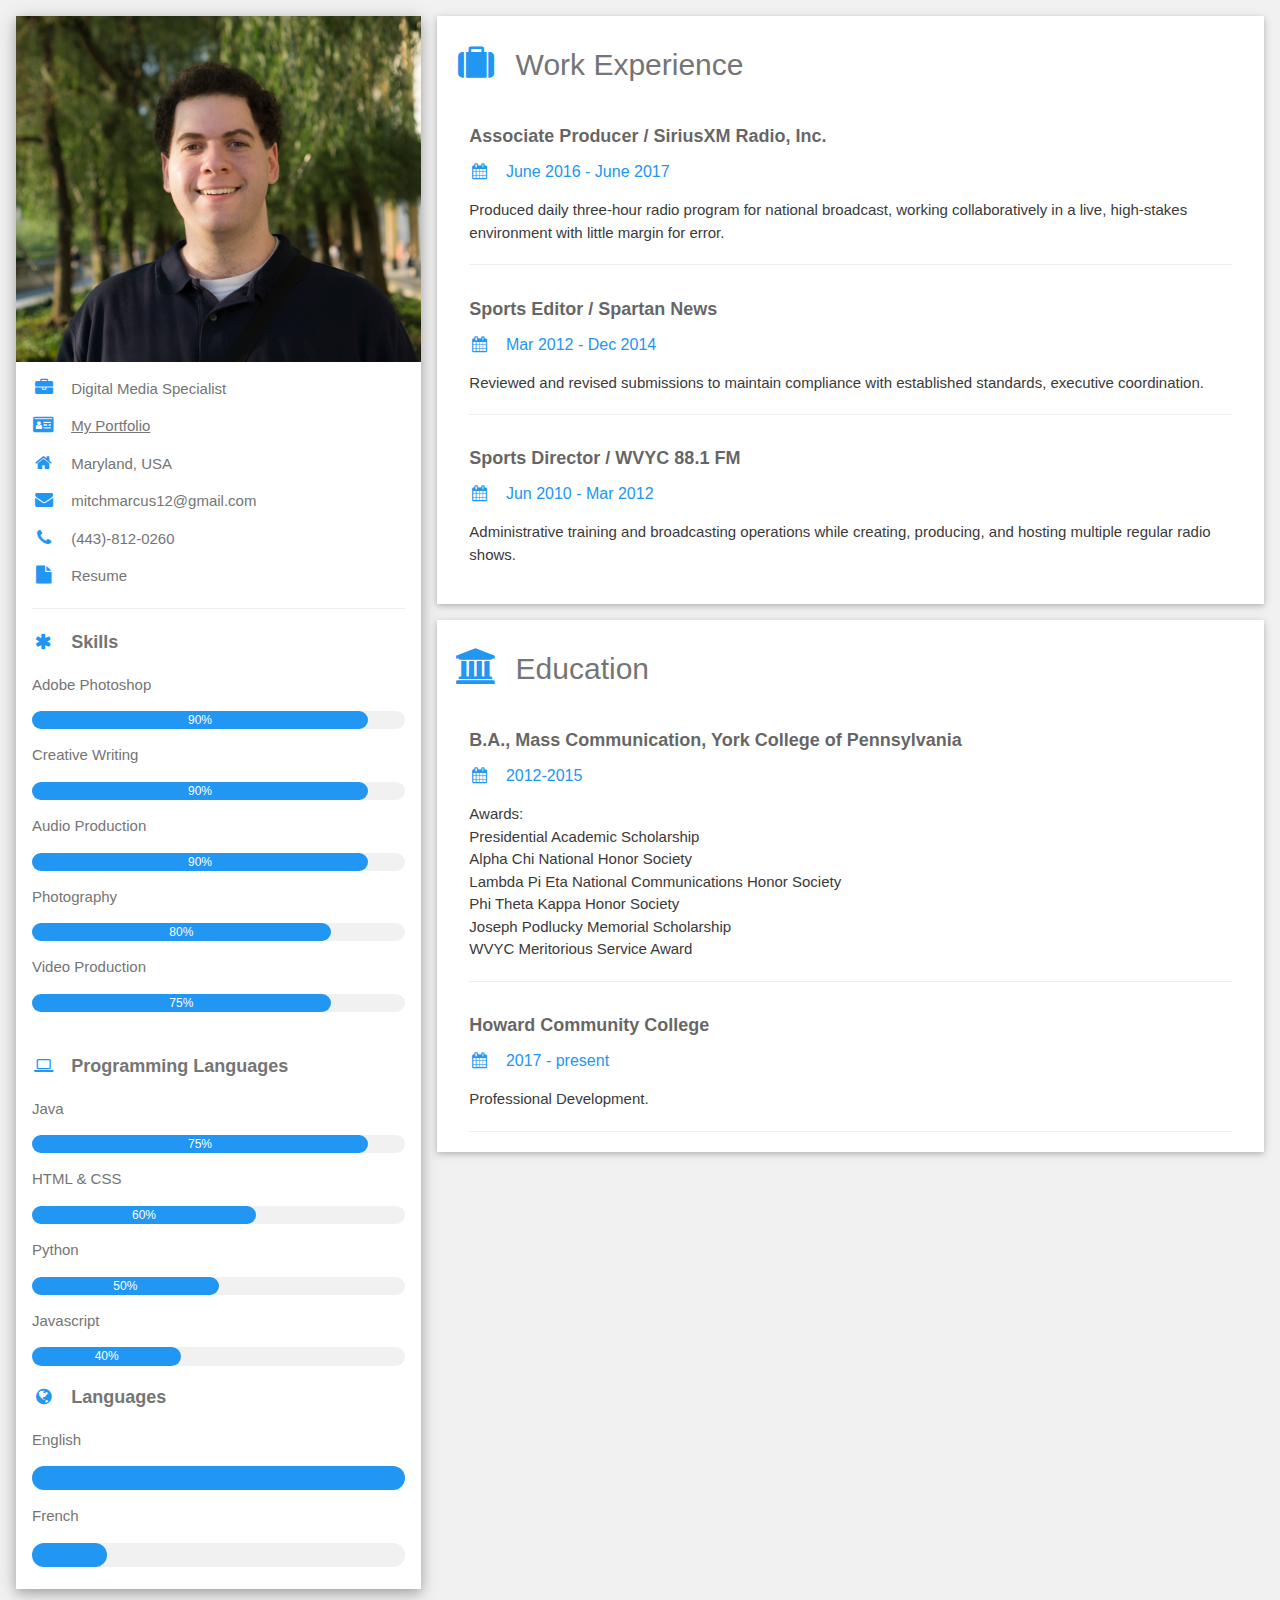
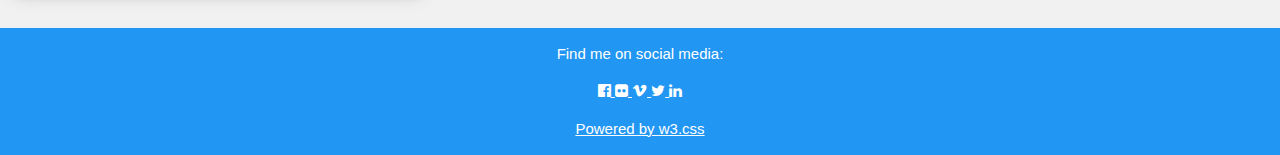
<file: index.html>
<!DOCTYPE html>
<html>
<title>Mitch Marcus</title>
<meta charset="UTF-8">
<meta name="viewport" content="width=device-width, initial-scale=1">
<link rel="stylesheet" href="https://www.w3schools.com/w3css/4/w3.css">
<link rel='stylesheet' href='https://fonts.googleapis.com/css?family=Roboto'>
<link rel="stylesheet" href="https://cdnjs.cloudflare.com/ajax/libs/font-awesome/4.7.0/css/font-awesome.min.css">
<style>
html,body,h1,h2,h3,h4,h5,h6 {font-family: "futura", sans-serif}
</style>
<body class="w3-light-grey">

<!-- Page Container -->
<div class="w3-content w3-margin-top" style="max-width:1400px;">

  <!-- The Grid -->
  <div class="w3-row-padding">

    <!-- Left Column -->
    <div class="w3-third">

      <div class="w3-white w3-text-grey w3-card-4">
        <div class="w3-display-container">
          <img src="headshot.jpg" style="width:100%" alt="Avatar">
        </div>
        <div class="w3-container">
          <p><i class="fa fa-briefcase fa-fw w3-margin-right w3-large w3-text-blue"></i>Digital Media Specialist</p>
          <p><i class="fa fa-id-card fa-fw w3-margin-right w3-large w3-text-blue"><a href="portfolio.html"></i>My Portfolio</p></a>
          <p><i class="fa fa-home fa-fw w3-margin-right w3-large w3-text-blue"></i>Maryland, USA</p>
          <p><i class="fa fa-envelope fa-fw w3-margin-right w3-large w3-text-blue"></i>mitchmarcus12@gmail.com</p>
          <p><i class="fa fa-phone fa-fw w3-margin-right w3-large w3-text-blue"></i>(443)-812-0260</p>
          <style>
body {font-family: "futura", sans-serif;}

/* The Modal (background) */
.modal {
    display: none; /* Hidden by default */
    position: fixed; /* Stay in place */
    z-index: 1; /* Sit on top */
    padding-top: 100px; /* Location of the box */
    left: 22%;
    top: 0;
    margin-left: auto;
    margin-right: auto;
    margin-top: auto;
    margin-bottom: auto;
    width: 60%; /* Full width */
    height: 100%; /* Full height */
    overflow: auto; /* Enable scroll if needed */
}

/* Modal Content */
.modal-content {
    background-color: #fefefe;
    margin: auto;
    padding: 20px;
    border: 1px solid #888;
    width: 80%;
}

/* The Close Button */
.close {
    color: #aaaaaa;
    float: right;
    font-size: 28px;
    font-weight: bold;
}

.close:hover,
.close:focus {
    color: #000;
    text-decoration: none;
    cursor: pointer;
}
</style>
</head>
<body>
<!-- Trigger/Open The Modal -->
<p id="myBtn"><i class="fa fa-file fa-fw w3-margin-right w3-large w3-text-blue"></i>Resume</p>

<!-- The Modal -->
<div id="myModal" class="modal">

  <!-- Modal content -->
  <div class="modal-content">
    <span class="close">&times;</span>
    <center><embed src="mitchellMarcusResume.pdf" width="500" height="570" type="application/pdf"></center>
  </div>

</div>

<script>
// Get the modal
var modal = document.getElementById('myModal');

// Get the button that opens the modal
var btn = document.getElementById("myBtn");

// Get the <span> element that closes the modal
var span = document.getElementsByClassName("close")[0];

// When the user clicks the button, open the modal
btn.onclick = function() {
    modal.style.display = "block";
}

// When the user clicks on <span> (x), close the modal
span.onclick = function() {
    modal.style.display = "none";
}

// When the user clicks anywhere outside of the modal, close it
window.onclick = function(event) {
    if (event.target == modal) {
        modal.style.display = "none";
    }
}
</script>
<hr>

          <p class="w3-large"><b><i class="fa fa-asterisk fa-fw w3-margin-right w3-text-blue"></i>Skills</b></p>
          <p>Adobe Photoshop</p>
          <div class="w3-light-grey w3-round-xlarge w3-small">
            <div class="w3-container w3-center w3-round-xlarge w3-blue" style="width:90%">90%</div>
          </div>
          <p>Creative Writing</p>
          <div class="w3-light-grey w3-round-xlarge w3-small">
            <div class="w3-container w3-center w3-round-xlarge w3-blue" style="width:90%">90%</div>
          </div>
          <p>Audio Production</p>
          <div class="w3-light-grey w3-round-xlarge w3-small">
            <div class="w3-container w3-center w3-round-xlarge w3-blue" style="width:90%">90%</div>
          </div>
          <p>Photography</p>
          <div class="w3-light-grey w3-round-xlarge w3-small">
            <div class="w3-container w3-center w3-round-xlarge w3-blue" style="width:80%">
              <div class="w3-center w3-text-white">80%</div>
            </div>
          </div>
          <p>Video Production</p>
          <div class="w3-light-grey w3-round-xlarge w3-small">
            <div class="w3-container w3-center w3-round-xlarge w3-blue" style="width:80%">75%</div>
          </div>
          <br>

          <p class="w3-large w3-text-theme"><b><i class="fa fa-laptop fa-fw w3-margin-right w3-text-blue"></i>Programming Languages</b></p>
          <p>Java</p>
          <div class="w3-light-grey w3-round-xlarge w3-small">
            <div class="w3-container w3-center w3-round-xlarge w3-blue" style="width:90%">75%</div>
          </div>
          <p>HTML & CSS</p>
          <div class="w3-light-grey w3-round-xlarge w3-small">
            <div class="w3-container w3-center w3-round-xlarge w3-blue" style="width:60%">60%</div>
          </div>
          <p>Python</p>
          <div class="w3-light-grey w3-round-xlarge w3-small">
            <div class="w3-container w3-center w3-round-xlarge w3-blue" style="width:50%">50%</div>
          </div>
          <p>Javascript</p>
          <div class="w3-light-grey w3-round-xlarge w3-small">
            <div class="w3-container w3-center w3-round-xlarge w3-blue" style="width:40%">40%</div>
          </div>

          <p class="w3-large w3-text-theme"><b><i class="fa fa-globe fa-fw w3-margin-right w3-text-blue"></i>Languages</b></p>
          <p>English</p>
          <div class="w3-light-grey w3-round-xlarge">
            <div class="w3-round-xlarge w3-blue" style="height:24px;width:100%"></div>
          </div>
          <p>French</p>
          <div class="w3-light-grey w3-round-xlarge">
            <div class="w3-round-xlarge w3-blue" style="height:24px;width:20%"></div>
          </div>
          <br>
        </div>
      </div><br>

    <!-- End Left Column -->
    </div>

    <!-- Right Column -->
    <div class="w3-twothird">

      <div class="w3-container w3-card w3-white w3-margin-bottom">
        <h2 class="w3-text-grey w3-padding-16"><i class="fa fa-suitcase fa-fw w3-margin-right w3-xxlarge w3-text-blue"></i>Work Experience</h2>
        <div class="w3-container">
          <h5 class="w3-opacity"><strong>Associate Producer / SiriusXM Radio, Inc.</strong></h5>
          <h6 class="w3-text-blue"><i class="fa fa-calendar fa-fw w3-margin-right"></i>June 2016 - June 2017</h6>
          <p class="w3-text-dark-grey">Produced daily three-hour radio program for national broadcast, working collaboratively in a live, high-stakes environment with little margin for error.</p>
          <hr>
        </div>
        <div class="w3-container">
          <h5 class="w3-opacity"><b>Sports Editor / Spartan News</b></h5>
          <h6 class="w3-text-blue"><i class="fa fa-calendar fa-fw w3-margin-right"></i>Mar 2012 - Dec 2014</h6>
          <p class="w3-text-dark-grey">Reviewed and revised submissions to maintain compliance with established standards, executive coordination.</p>
          <hr>
        </div>
        <div class="w3-container">
          <h5 class="w3-opacity"><b>Sports Director / WVYC 88.1 FM</b></h5>
          <h6 class="w3-text-blue"><i class="fa fa-calendar fa-fw w3-margin-right"></i>Jun 2010 - Mar 2012</h6>
          <p class="w3-text-dark-grey">Administrative training and broadcasting operations while creating, producing, and hosting multiple regular radio shows. </p><br>
        </div>
      </div>

      <div class="w3-container w3-card w3-white">
        <h2 class="w3-text-grey w3-padding-16"><i class="fa fa-university fa-fw w3-margin-right w3-xxlarge w3-text-blue"></i>Education</h2>
        <div class="w3-container">
          <h5 class="w3-opacity"><b>B.A., Mass Communication, York College of Pennsylvania</b></h5>
          <h6 class="w3-text-blue"><i class="fa fa-calendar fa-fw w3-margin-right"></i>2012-2015</h6>
          <p class="w3-text-dark-grey">Awards:<br>
            Presidential Academic Scholarship <br>
            Alpha Chi National Honor Society<br>
            Lambda Pi Eta National Communications Honor Society<br>
            Phi Theta Kappa Honor Society<br>
            Joseph Podlucky Memorial Scholarship<br>
            WVYC Meritorious Service Award</p>
          <hr>
        </div>
        <div class="w3-container">
          <h5 class="w3-opacity"><b>Howard Community College</b></h5>
          <h6 class="w3-text-blue"><i class="fa fa-calendar fa-fw w3-margin-right"></i>2017 - present</h6>
          <p class="w3-text-dark-grey">Professional Development.</p>
          <hr>
      </div>

    <!-- End Right Column -->
    </div>

  <!-- End Grid -->
  </div>

  <!-- End Page Container -->
</div>

<footer class="w3-container w3-blue w3-center w3-margin-top">
  <p>Find me on social media:</p>
  <a href="https://www.facebook.com/mitch.marcus.5"><i class="fa fa-facebook-official w3-hover-opacity"></i>
  <a href="https://www.flickr.com/photos/141480434@N03/albums/72157667674474425"><i class="fa fa-flickr  w3-hover-opacity"></i>
  <a href="https://vimeo.com/user89225305"><i class="fa fa-vimeo w3-hover-opacity"></i>
  <a href="https://twitter.com/TheMitchMarcus"><i class="fa fa-twitter w3-hover-opacity"></i>
  <a href="https://www.linkedin.com/in/mitchell-marcus-19ba0a119/"><i class="fa fa-linkedin w3-hover-opacity"></i>
  <p>Powered by <a href="https://www.w3schools.com/w3css/default.asp" target="_blank">w3.css</a></p>
</footer>

</body>
</html>
</file>
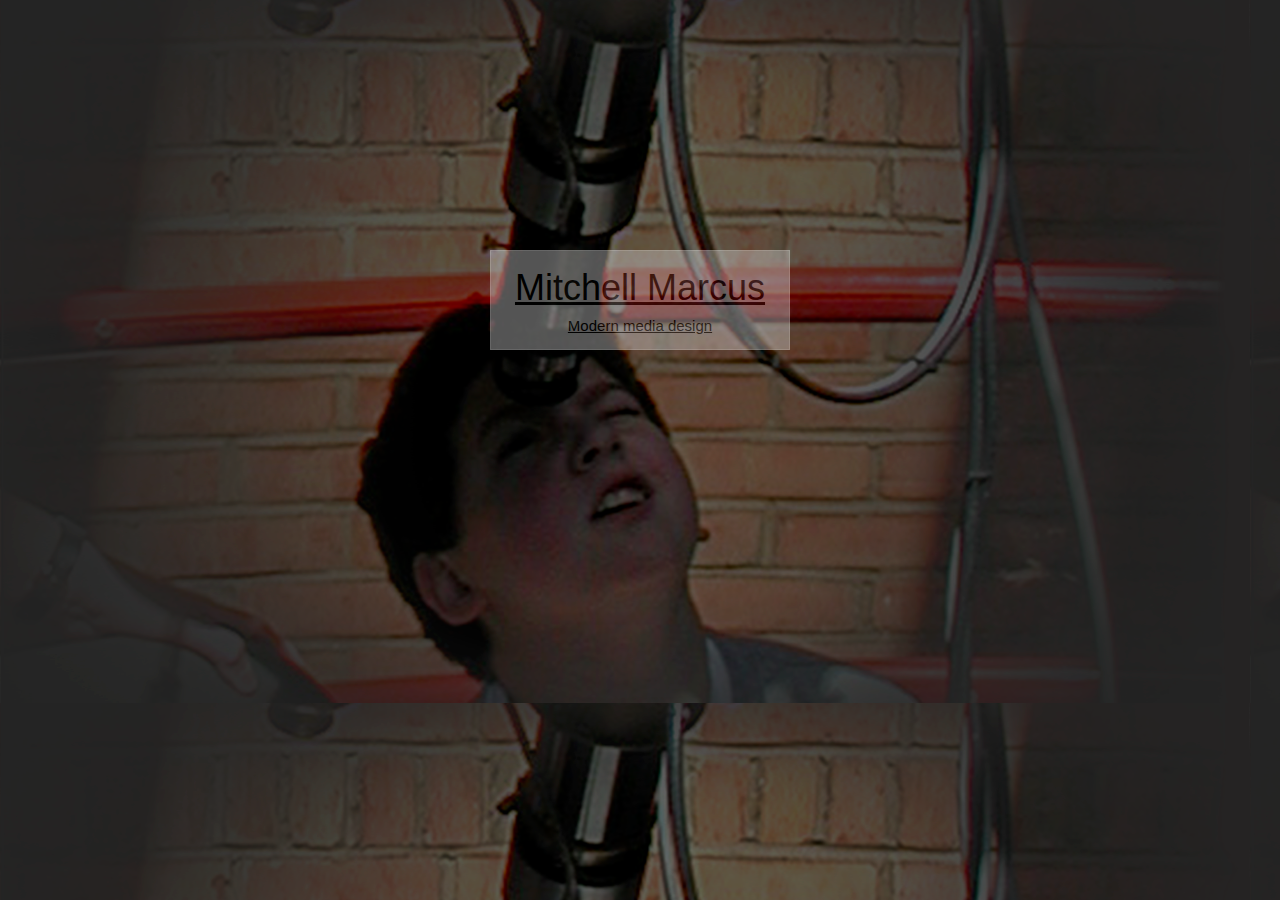
<file: splash.html>
<!DOCTYPE html>
<html>
<meta charset = 'utf-8'>
<meta name="viewport" content="width=device-width, initial-scale=1">
<link rel="stylesheet" href="https://www.w3schools.com/w3css/4/w3.css">
<link rel='stylesheet' href='https://fonts.googleapis.com/css?family=Roboto'>
<link rel="stylesheet" href="https://cdnjs.cloudflare.com/ajax/libs/font-awesome/4.7.0/css/font-awesome.min.css">
<style>
html,body,h1,h2,h3,h4,h5,h6 {font-family: "futura", sans-serif}
.center {
    width: 300px;
    height: 100px;
    margin: 250px 0;
    border: 1px solid white;
    background-color: lightgray;
    opacity: 0.4;
    text-align: center;
}
</style>
<title>Mitch Marcus</title>
<body background = "telePhoto7.png">
<section><center>
  <div class="center">
<a href="index.html"><h1 style="opacity:1;margin-bottom: 0px;">Mitchell Marcus</h1>
<p style="opacity:1;margin-top: 0px;">Modern media design</p></a>

</center></section>
</body>
</html>
</file>
